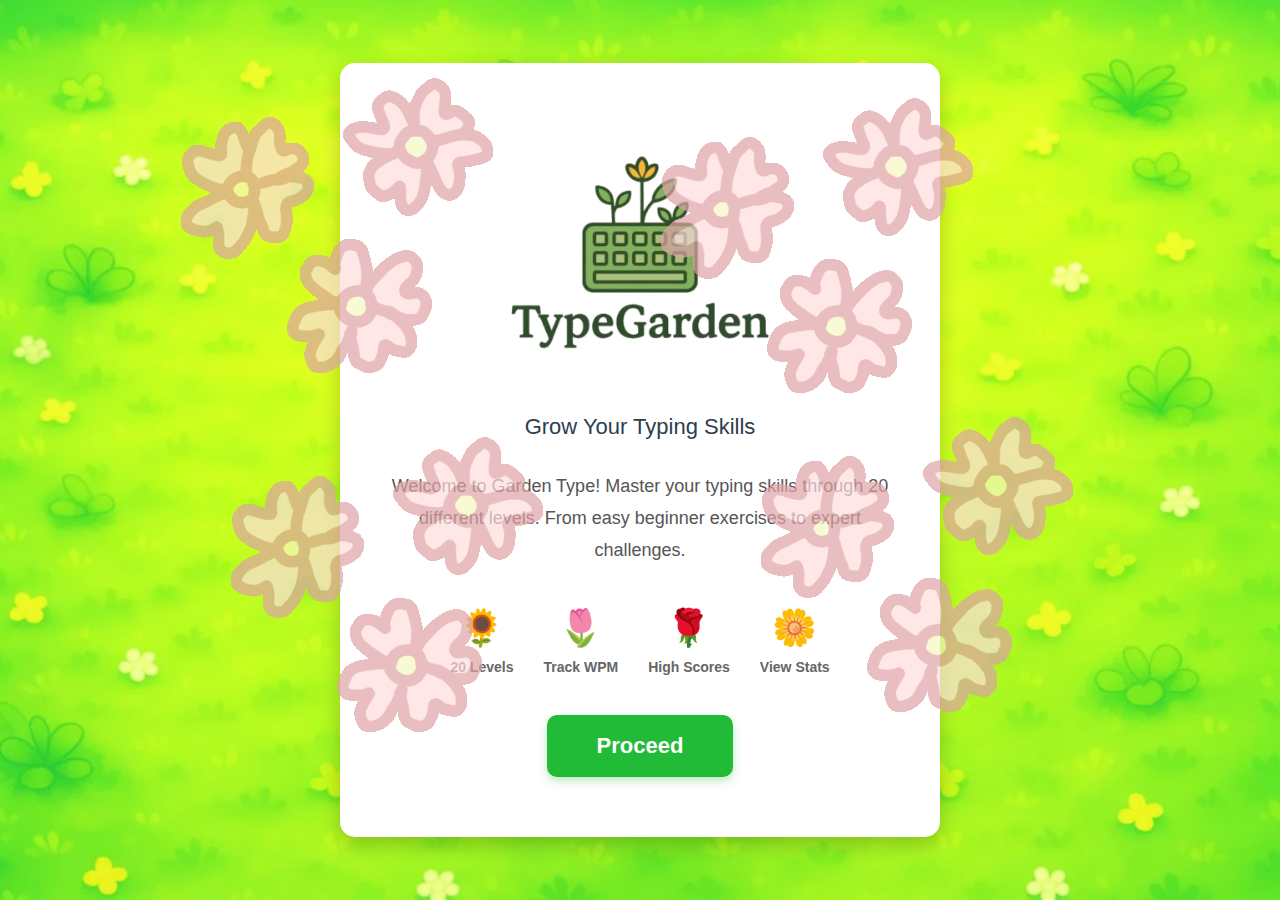
<file: index.html>
<!DOCTYPE html>
<html lang="en">
<head>
    <meta charset="UTF-8">
    <meta name="viewport" content="width=device-width, initial-scale=1.0">
    <title>TypeGarden - Welcome</title>
    <style>
        * {
            margin: 0;
            padding: 0;
            box-sizing: border-box;
            font-family: 'Trebuchet MS', 'Lucida Sans Unicode', 'Lucida Grande', 'Lucida Sans', Arial, sans-serif;
        }

        body {
            display: flex;
            justify-content: center;
            align-items: center;
            min-height: 100vh;
            background-image: url('unnamed.jpg');
            background-size: cover;
            background-position: center;
            overflow: hidden;
        }

        .introcontainer {
            text-align: center;
            background: white;
            padding: 60px 50px;
            border-radius: 15px;
            max-width: 600px;
            width: 90%;
            box-shadow: 0 8px 20px rgba(0,0,0,0.2);
            animation: fadeIn 1s ease-in;
        }

        h1 {
            font-size: 48px;
            color: #1b5e20;
            margin-bottom: 20px;
            text-shadow: 2px 2px 4px rgba(0,0,0,0.1);
        }

        .subtitle {
            font-size: 22px;
            color: #2c3e50;
            margin-bottom: 30px;
            font-weight: 500;
        }

        .description {
            font-size: 18px;
            color: #555;
            line-height: 1.8;
            margin-bottom: 40px;
        }

        .features {
            display: flex;
            justify-content: center;
            gap: 30px;
            margin-bottom: 40px;
            flex-wrap: wrap;
        }

        .feature {
            text-align: center;
        }

        .featureicon {
            font-size: 36px;
            margin-bottom: 10px;
        }

        .featuretext {
            font-size: 14px;
            color: #666;
            font-weight: 600;
        }

        .proceedbutton {
            padding: 18px 50px;
            font-size: 22px;
            background: rgb(34, 187, 55);
            color: white;
            border: none;
            border-radius: 10px;
            cursor: pointer;
            transition: all 0.3s ease;
            box-shadow: 0 4px 10px rgba(34, 187, 55, 0.3);
            font-weight: bold;
        }

        .proceedbutton:hover {
            background: rgb(26, 140, 39);
            transform: translateY(-2px);
            box-shadow: 0 6px 15px rgba(34, 187, 55, 0.4);
        }

        .proceedbutton:active {
            transform: translateY(0);
        }

        .flowers {
            position: absolute;
            width: 150px;
            height: auto;
            opacity: 0.7;
        }

        .flower1 { top: -20px; left: 100px; }
        .flower2 { bottom: 80px; left: 150px; }
        .flower3 { top: 0px; right: 550px; }
        .flower4 { bottom: 100px; right: 450px; }

        .logo img {
            width: 400px;
            margin-bottom: 20px;
        }
    </style>
</head>
<body>
    <div class="flowers flower1">
        <img src="e9f43c04be31b52741f470b998f21188.gif" alt="flower">
    </div>
    <div class="flowers flower2">
        <img src="e9f43c04be31b52741f470b998f21188.gif" alt="flower">
    </div>
    <div class="flowers flower3">
        <img src="e9f43c04be31b52741f470b998f21188.gif" alt="flower">
    </div>
    <div class="flowers flower4">
        <img src="e9f43c04be31b52741f470b998f21188.gif" alt="flower">
    </div>

    <div class="introcontainer">
        <div class="logo">
            <img src="download2.png" alt="TypeGarden Logo" width="100">
        </div>
        <p class="subtitle">Grow Your Typing Skills</p>
        <p class="description">
            Welcome to Garden Type! Master your typing skills through 20 different levels. 
            From easy beginner exercises to expert challenges.
        </p>
        
        <div class="features">
            <div class="feature">
                <div class="featureicon">🌻</div>
                <div class="featuretext">20 Levels</div>
            </div>
            <div class="feature">
                <div class="featureicon">🌷</div>
                <div class="featuretext">Track WPM</div>
            </div>
            <div class="feature">
                <div class="featureicon">🌹</div>
                <div class="featuretext">High Scores</div>
            </div>
            <div class="feature">
                <div class="featureicon">🌼</div>
                <div class="featuretext">View Stats</div>
            </div>
        </div>

        <button class="proceedbutton" onclick="window.location.href='mainpage.html'">
            Proceed
        </button>
    </div>
</body>
</html>
</file>
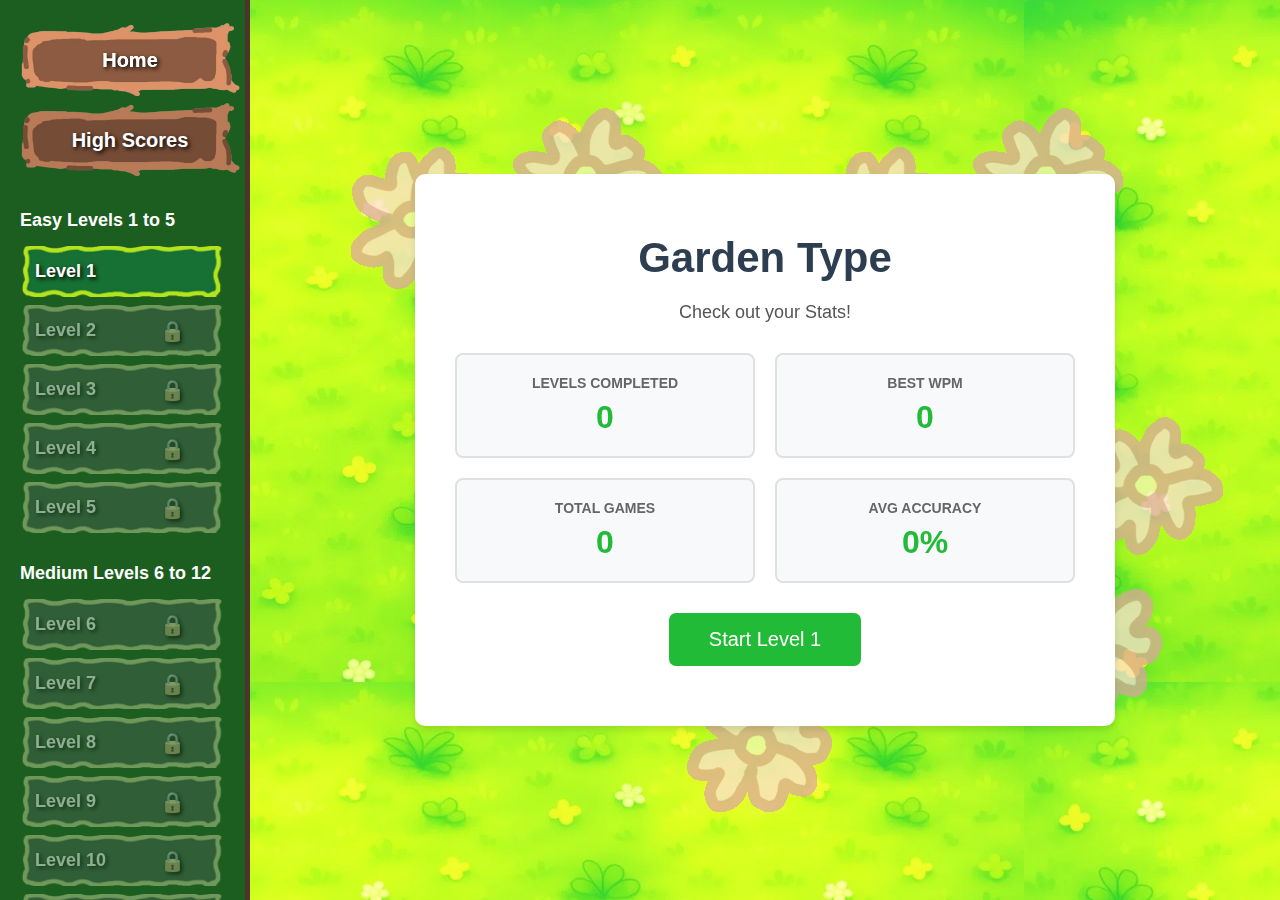
<file: mainpage.html>
<!DOCTYPE html>
<html lang="en">
<head>
    <meta charset="UTF-8">
    <meta name="viewport" content="width=device-width, initial-scale=1.0">
    <title>TypeGarden</title>
    <link rel="stylesheet" href="mainpage.css">
</head>
<body>
    <div class="sidenav">
        <!-- buttons for navigation between home and high scores and also the buttons for all the levels -->
        <!-- also all the levels are included in the sidenav -->
        <!-- all levels have star class which is activated by complieting the level -->
        <!-- all the levels are grouped using an array so thats why it starts with 0 -->
        <button class="navbutton active" onclick="showHome()" >Home</button>
        <button class="navbutton" onclick="showScores()">High Scores</button>
        
        <div class="levelsection">
            <h3>Easy Levels 1 to 5</h3>
            <button class="levelbutton" onclick="startLevel(0)" id="levelbutton0">
                <span>Level 1</span>
                <span class="star" id="star0"></span>
            </button>
            <button class="levelbutton locked" onclick="startLevel(1)" id="levelbutton1">
                <span>Level 2</span>
                <span class="star" id="star1"></span>
            </button>
            <button class="levelbutton locked" onclick="startLevel(2)" id="levelbutton2">
                <span>Level 3</span>
                <span class="star" id="star2"></span>
            </button>
            <button class="levelbutton locked" onclick="startLevel(3)" id="levelbutton3">
                <span>Level 4</span>
                <span class="star" id="star3"></span>
            </button>
            <button class="levelbutton locked" onclick="startLevel(4)" id="levelbutton4">
                <span>Level 5</span>
                <span class="star" id="star4"></span>
            </button>
        </div>

        <div class="levelsection">
            <h3>Medium Levels 6 to 12</h3>
            <button class="levelbutton locked" onclick="startLevel(5)" id="levelbutton5">
                <span>Level 6</span>
                <span class="star" id="star5"></span>
            </button>
            <button class="levelbutton locked" onclick="startLevel(6)" id="levelbutton6">
                <span>Level 7</span>
                <span class="star" id="star6"></span>
            </button>
            <button class="levelbutton locked" onclick="startLevel(7)" id="levelbutton7">
                <span>Level 8</span>
                <span class="star" id="star7"></span>
            </button>
            <button class="levelbutton locked" onclick="startLevel(8)" id="levelbutton8">
                <span>Level 9</span>
                <span class="star" id="star8"></span>
            </button>
            <button class="levelbutton locked" onclick="startLevel(9)" id="levelbutton9">
                <span>Level 10</span>
                <span class="star" id="star9"></span>
            </button>
            <button class="levelbutton locked" onclick="startLevel(10)" id="levelbutton10">
                <span>Level 11</span>
                <span class="star" id="star10"></span>
            </button>
            <button class="levelbutton locked" onclick="startLevel(11)" id="levelbutton11">
                <span>Level 12</span>
                <span class="star" id="star11"></span>
            </button>
        </div>

        <div class="levelsection">
            <h3>Hard Levels 13 to 16</h3>
            <button class="levelbutton locked" onclick="startLevel(12)" id="levelbutton12">
                <span>Level 13</span>
                <span class="star" id="star12"></span>
            </button>
            <button class="levelbutton locked" onclick="startLevel(13)" id="levelbutton13">
                <span>Level 14</span>
                <span class="star" id="star13"></span>
            </button>
            <button class="levelbutton locked" onclick="startLevel(14)" id="levelbutton14">
                <span>Level 15</span>
                <span class="star" id="star14"></span>
            </button>
            <button class="levelbutton locked" onclick="startLevel(15)" id="levelbutton15">
                <span>Level 16</span>
                <span class="star" id="star15"></span>
            </button>
        </div>

        <div class="levelsection">
            <h3>Expert Levels 17 to 20</h3>
            <button class="levelbutton locked" onclick="startLevel(16)" id="levelbutton16">
                <span>Level 17</span>
                <span class="star" id="star16"></span>
            </button>
            <button class="levelbutton locked" onclick="startLevel(17)" id="levelbutton17">
                <span>Level 18</span>
                <span class="star" id="star17"></span>
            </button>
            <button class="levelbutton locked" onclick="startLevel(18)" id="levelbutton18">
                <span>Level 19</span>
                <span class="star" id="star18"></span>
            </button>
            <button class="levelbutton locked" onclick="startLevel(19)" id="levelbutton19">
                <span>Level 20</span>
                <span class="star" id="star19"></span>
            </button>
        </div>
    </div>


    <!-- start of the main content area -->
    <!-- this has the homepage which shows your stats -->
    <!-- and the homepage also has a button to start level 1 -->
    <div class="maincontent">
        <!-- Flowers container with relative positioning -->
        <div class="flowerscontainer">
            <div class="imageextra1" id="imageextra1">
                <img src="e9f43c04be31b52741f470b998f21188.gif">
            </div>
            <div class="imageextra2" id="imageextra2">
                <img src="e9f43c04be31b52741f470b998f21188.gif">
            </div>
            <div class="imageextra3" id="imageextra3">
                <img src="e9f43c04be31b52741f470b998f21188.gif">
            </div>
            <div class="imageextra4" id="imageextra4">
                <img src="e9f43c04be31b52741f470b998f21188.gif">
            </div>
        </div>

        <div class="homepage" id="homepage">
            <h1>Garden Type</h1>
            <p>Check out your Stats!</p>
            
            <div class="statsgrid">
                <div class="statcard">
                    <h3>Levels Completed</h3>
                    <div class="value" id="completedlevels">0</div>
                </div>
                <div class="statcard">
                    <h3>Best WPM</h3>
                    <div class="value" id="bestwpm">0</div>
                </div>
                <div class="statcard">
                    <h3>Total Games</h3>
                    <div class="value" id="totalgames">0</div>
                </div>
                <div class="statcard">
                    <h3>Avg Accuracy</h3>
                    <div class="value" id="averageaccuracy">0%</div>
                </div>
            </div>
            
            <button class="startbutton" onclick="startLevel(0)">Start Level 1</button>
        </div>

        <div class="homepage" id="scorespage" style="display: none;">
            <h1>High Scores</h1>
            <p>Your best performance for each level</p>
            <div id="scoreslist"></div>
        </div>

        <!-- just some standard info for the game area -->
        <div class="wrapper" id="gamewrapper">
            <div class="levelheader">
                <h2 id="leveltitle">Level 1</h2>
                <p id="leveldifficulty">Difficulty: Easy</p>
            </div>
            <!-- this is where the user inputs the typing its hidden by css to show that it is inside the paragraph box-->
            <input type="text" class="inputfield">
            
            <!--this content box shows the paragraph to type and also the placeholder for the paragraphs whenever it changes -->
            <div class="contentbox">
                <div class="typingtext">
                    <p></p>
                </div>
                <!-- an unorderelist showing the time left, mistakes, WPM, and CPM which is changed by css to be a horizontal list with the try again button-->
                <div class="content">
                    <ul class="resultdetails">
                        <li class="time">
                            <p>Time Left:</p>
                            <span><b>60</b>s</span>
                        </li>
                        <li class="mistake">
                            <p>Mistakes:</p>
                            <span>0</span>
                        </li>
                        <li class="wpm">
                            <p>WPM:</p>
                            <span>0</span>
                        </li>
                        <li class="cpm">
                            <p>CPM:</p>
                            <span>0</span>
                        </li>
                    </ul>
                    <!-- action buttons container -->
                    <div class="actionbuttons">
                        <button onclick="resetGame()">Try Again</button>
                        <button class="nextlevelbutton" id="nextlevelbutton" onclick="goToNextLevel()" disabled>Next Level</button>
                    </div>
                </div>
            </div>
        </div>
    </div>

    <script src="paragraphs.js"></script>
    <script src="mainpage.js"></script>
</body>
</html>
</file>
<file: mainpage.css>
/* pinaka style ng lahat */
/* remove default margins paddings and set consistent box sizing */
* {
    margin: 0;
    padding: 0;
    box-sizing: border-box;
    font-family: 'Trebuchet MS', 'Lucida Sans Unicode', 'Lucida Grande', 'Lucida Sans', Arial, sans-serif;
}

/* body layout */
/* full height flex container with background image and overflow hidden para hindi magkaroon ng scroll bar and magiging fixed*/
body {
    display: flex;
    min-height: 100vh;
    background-image: url('unnamed.jpg');
    overflow: hidden;
}

/* side navigation */
/* fixed side navigation sa left for all the levels and the home and highscores page */
/* this one needs ng scrolling function so naka hide nalang using scroll bar width none */
.sidenav {
    width: 250px;
    background:#1b5e20;
    padding: 20px;
    color: #f1f8e9;
    height: 100vh;
    position: fixed;
    left: 0;
    top: 0;
    border-right: 5px solid #4e342e;
    overflow-y: scroll;
    scrollbar-width: none;
}

/* mga headings sa sidebar */
.sidenav h2 {
    margin-bottom: 20px;
    font-size: 24px;
    border-bottom: 3px solid #81c784;
    padding-bottom: 10px;
    text-shadow: 2px 2px 4px #1b5e20;
}


/* navigation buttons */
/* buttons for home and high scores */
.navbutton {
  position: relative;
  width: 220px;
  height: 80px;
  background: url('download.png');
  background-size: cover;
  border: none;
  cursor: pointer;
  color: white;
  font-size: 20px;
  font-weight: bold;
  text-shadow: 2px 2px 4px #000;
  align-items: center;
  justify-content: center;
  transition: transform 0.2s, filter 0.2s;
}

.navbutton:hover {
  transform: scale(1.05);
  filter: brightness(1.1);
}

.navbutton.active {
  filter: brightness(1.2);
}

/* level sections */
/* container for groups of levels easy medium hard expert */
/* adjusts kung gaano kalayo yung mga buttons sa isat isa */
.levelsection {
    margin-top: 30px;
}

/* section headers easy levels medium levels etc */
.levelsection h3 {
    margin-bottom: 15px;
    font-size: 18px;
    color: rgb(255, 255, 255);
}

/* level buttons */
/* individual level selection buttons */
/* no repeat center means pag lumagpas yung image sa proper sizing nya lalagpas siya pero if may ganyan di siya lalagpas and magiging proper yung itsura */
.levelbutton {
    position: relative;
    width: 100%;
    padding: 15px;
    margin-bottom: 8px;
    background: url('download1.png') no-repeat center center;
    background-size: cover;
    color: white;
    border: none;
    cursor: pointer;
    font-size: 18px;
    font-weight: bold;
    display: flex;
    justify-content: space-between;
    align-items: center;
    text-shadow: 2px 2px 4px #000;
    transition: transform 0.2s, filter 0.2s;
}

.levelbutton:hover:not(.locked) {
    transform: scale(1.05);
    filter: brightness(1.1);
}

.levelbutton.completed {
    filter: brightness(1.2);
}

/* locked level styling */
.levelbutton.locked {
    opacity: 0.5;
    cursor: not-allowed;
    filter: grayscale(0.7);
}

.levelbutton.locked::after {
    content: "🔒";
    position: absolute;
    right: 40px;
    font-size: 20px;
}

/* star icon */
.levelbutton .star {
    color: gold;
    font-size: 15px;
}


/* main content area */
/* right side of screen everything except sidebar */
.maincontent {
    margin-left: 250px;
    flex: 1;
    display: flex;
    justify-content: center;
    align-items: center;
    padding: 20px;
    min-height: 100vh;
    position: relative;
}

/* homepage and scores page */
/* same styling for homepage and high scores page */
.homepage {
    text-align: center;
    background: white;
    padding: 60px 40px;
    border-radius: 10px;
    max-width: 700px;
    width: 100%;
    box-shadow: 0 4px 6px rgba(0,0,0,0.1);
    position: relative;
    z-index: 10;
}

/* main heading on homepage */
.homepage h1 {
    font-size: 42px;
    margin-bottom: 20px;
    color: #2c3e50;
}

/* subtitle or description text */
.homepage p {
    font-size: 18px;
    margin-bottom: 30px;
    color: #555;
}

/* statistics grid */
/* using grid maglalabas siya ng 2 column grid for displaying stats on homepage */
.statsgrid {
    display: grid;
    grid-template-columns: repeat(2, 1fr);
    gap: 20px;
    margin-bottom: 30px;
}

/* individual stat card */
.statcard {
    background: #f8f9fa;
    padding: 20px;
    border-radius: 8px;
    border: 2px solid #e0e0e0;
}

/* stat label for example levels completed */
.statcard h3 {
    font-size: 14px;
    color: #666;
    margin-bottom: 8px;
    text-transform: uppercase;
}

/* stat value the actual number */
.statcard .value {
    font-size: 32px;
    font-weight: bold;
    color: rgb(34, 187, 55);
}

/* start button */
/* large button on homepage to begin game */
.startbutton {
    padding: 15px 40px;
    font-size: 20px;
    background: rgb(34, 187, 55);
    color: white;
    border: none;
    border-radius: 7px;
    cursor: pointer;
    transition: background 0.3s ease;
}

/* hover effect for start button */
.startbutton:hover {
    background: rgb(26, 140, 39);
}

/* scores list */
/* container for high scores display */
#scoreslist {
    max-height: 500px;
    overflow-y: auto;
    margin-top: 20px;
}

/* individual score entry */
.scoreitem {
    background: #f8f9fa;
    padding: 15px;
    margin-bottom: 10px;
    border-radius: 8px;
    display: flex;
    justify-content: space-between;
    align-items: center;
    border-left: 4px solid rgb(34, 187, 55);
}

/* score item styling when no score exists yet */
.scoreitem.noscore {
    opacity: 0.6;
    border-left-color: #ccc;
}

/* level name in score list */
.scoreitem .levelname {
    font-weight: bold;
    color: #2c3e50;
}

/* score statistics display */
.scoreitem .scorestats {
    display: flex;
    gap: 20px;
    font-size: 14px;
    color: #666;
}

/* game wrapper */
/* container for the actual typing game */
.wrapper {
    width: 770px;
    padding: 35px;
    background: #fff;
    border-radius: 10px;
    display: none;
    box-shadow: 0 4px 6px rgba(0,0,0,0.1);
    position: relative;
    z-index: 10;
}

/* show game when active */
.wrapper.active {
    display: block;
}

/* hidden input field */
/* yung input field nakalagay siya off screen pero muka lang siya nasa content box para makita kung nasaan na yung user sa typing game */
.wrapper .inputfield {
    position: absolute;
    left: -9999px;
    opacity: 0;
}

/* level header */
/* display current level information above typing area */
.levelheader {
    margin-bottom: 20px;
    padding-bottom: 15px;
    border-bottom: 2px solid #eee;
}

/* level title heading */
.levelheader h2 {
    font-size: 28px;
    color: #2c3e50;
    margin-bottom: 5px;
}

/* level difficulty description galing sa paragraphs.js */
.levelheader p {
    color: #666;
    font-size: 16px;
}

/* content box */
/* container for typing text and results */
.wrapper .contentbox {
    padding: 20px 10px 0;
    border-radius: 10px;
    border: 1px solid #ccc;
}

/* yung mga flowers na animated - now relative positioning */
.flowerscontainer {
    position: absolute;
    top: 0;
    left: 0;
    right: 0;
    bottom: 0;
    pointer-events: none;
    z-index: 1;
}

.imageextra1, .imageextra2, .imageextra3, .imageextra4 {
    width: 200px;
    height: auto;
    position: absolute;
    opacity: 0.7;
}

.imageextra1 { 
    top: 10px; 
    left: 20px; 
}
.imageextra2 { 
    bottom: 0px; 
    left: 250px; 
}
.imageextra3 { 
    top: 10px; 
    right: 350px; 
}
.imageextra4 { 
    bottom: 100px; 
    right: 250px; 
}


/* typing text area */
/* typing area pero may scrolling siya para pwede makita ng user yung buong paragraph */
/* bawal lumagpas yung typing area sa max height */
.contentbox .typingtext {
    max-height: 355px;
    overflow-y: auto;
    padding-right: 10px;
}

/* sariling scroll bar ng typing area */
.typingtext::-webkit-scrollbar {
    width: 5px;
}

/* scrollbar track background */
.typingtext::-webkit-scrollbar-track {
    background: #f1f1f1;
    border-radius: 10px;
}

/* scrollbar thumb draggable part */
.typingtext::-webkit-scrollbar-thumb {
    background: #888;
    border-radius: 10px;
}

/* paragraph text styling */
/* important yung word break since pag wala to magiging double space yung need pag nasa end of the box kana */
.typingtext p {
    font-size: 21px;
    text-align: justify;
    letter-spacing: 1px;
    word-break: break-all;
    line-height: 1.6;
}

/* character feedback colors */
/* correctly typed character shown in green */
.typingtext p span.correct {
    color: green;
}

/* incorrect characters shown in red with pink background */
.typingtext p span.incorrect {
    color: red;
    background: pink;
    outline: 1px solid #fff;
    border-radius: 4px;
}

/* current character to type active cursor position */
.typingtext p span.active {
    color: white;
    background: darkgreen;
    border-radius: 4px;
}

/* results and controls */
/* bottom section with stats and try again button */
.contentbox .content {
    display: flex;
    margin-top: 17px;
    padding: 12px 0;
    border-top: 1px solid #ccc;
    align-items: center;
    justify-content: space-between;
}

/* action buttons container */
.content .actionbuttons {
    display: flex;
    gap: 10px;
}

/* try again button */
.content button {
    width: 130px;
    height: 45px;
    font-size: 18px;
    font-weight: 600;
    border: none;
    border-radius: 7px;
    color: #fff;
    background: rgb(34, 187, 55);
    cursor: pointer;
    transition: background 0.3s ease;
}

.content button:hover {
    background: rgb(26, 140, 39);
}

/* next level button - greyed out by default */
.content button.nextlevelbutton {
    background: #999;
    cursor: not-allowed;
    opacity: 0.6;
}

/* next level button pag nacomplete mo na */
.content button.nextlevelbutton.enabled {
    background: rgb(30, 150, 200);
    cursor: pointer;
    opacity: 1;
}

.content button.nextlevelbutton.enabled:hover {
    background: rgb(20, 120, 170);
}

/* result details */
/* stats display time mistakes wpm cpm */
.content .resultdetails {
    display: flex;
    width: calc(100% - 300px);
    justify-content: space-between;
}

/* individual stat item */
.resultdetails li {
    height: 22px;
    display: flex;
    list-style: none;
    align-items: center;
}

/* add left border to all stats except the first */
.resultdetails li:not(:first-child) {
    padding-left: 20px;
}

/* stat label for example time left */
.resultdetails li p {
    font-size: 19px;
    color: #333;
}

/* stat value the number */
.resultdetails li span {
    display: block;
    font-size: 20px;
    margin-left: 10px;
    color: rgb(34, 187, 55);
}

/* stat value font weight for all except first */
.resultdetails li:not(:first-child) span {
    font-weight: 500;
}

/* bold text inside stat values */
.resultdetails li b {
    font-weight: 500;
}
</file>
